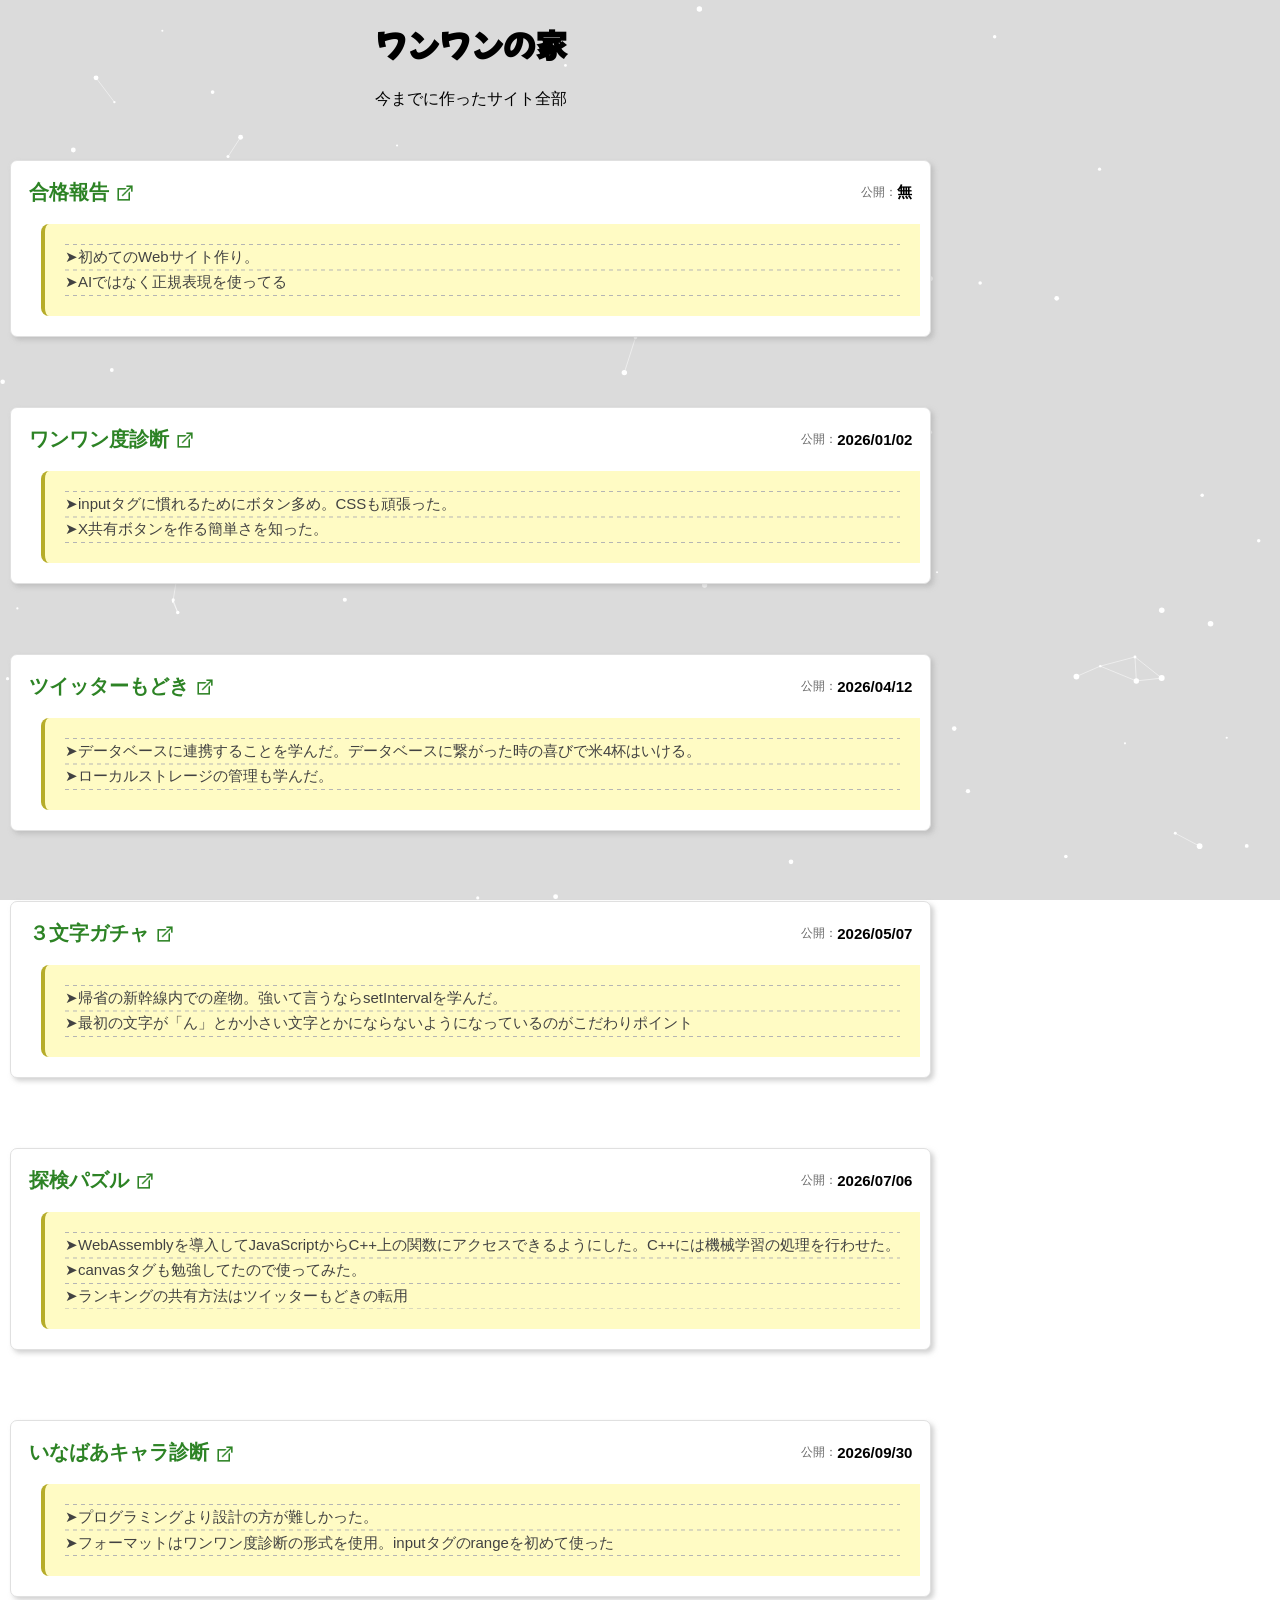
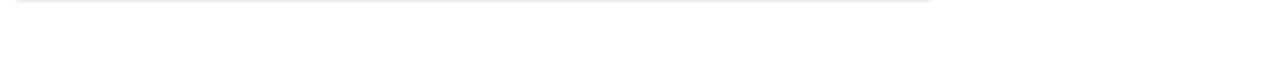
<file: index.html>
<!DOCTYPE html>
<html>
<head>
  <meta charset="utf-8">
  <meta name="viewport" content="width=device-width, initial-scale=1">
  <title>ワンワンの家</title>
  <link rel="stylesheet" href="style.css" type="text/css">
</head>
<body class="marufont">
  <canvas id="background"></canvas>
  <h1 class="title hutofont">ワンワンの家</h1>
  <p class="subtitle">今までに作ったサイト全部</p>
  <div class="sites">
    <div class="links">
      <a href="https://wanwan0923.jp/pass/" target="_blank" rel="noopener">合格報告</a>
      <span class="releaseDate">公開：<span class="detailDate">無</span></span>
    </div>
    <div class="statementBox">
      <div class="statement">➤初めてのWebサイト作り。<br>➤AIではなく正規表現を使ってる</div>
    </div>
  </div>

  <div class="sites">
    <div class="links">
      <a href="https://wanwan0923.jp/wanwan/" target="_blank" rel="noopener">ワンワン度診断</a>
      <span class="releaseDate">公開：<span class="detailDate">2026/01/02</span></span>
    </div>
    <div class="statementBox">
      <div class="statement">➤inputタグに慣れるためにボタン多め。CSSも頑張った。<br>➤X共有ボタンを作る簡単さを知った。</div>
    </div>
  </div>

  <div class="sites">
    <div class="links">
      <a href="https://shijianzongyi-lang.github.io/review/" target="_blank" rel="noopener">ツイッターもどき</a>
      <span class="releaseDate">公開：<span class="detailDate">2026/04/12</span></span>
    </div>
    <div class="statementBox">
      <div class="statement">➤データベースに連携することを学んだ。データベースに繋がった時の喜びで米4杯はいける。<br>➤ローカルストレージの管理も学んだ。</div>
    </div>
  </div>

  <div class="sites">
    <div class="links">
      <a href="https://wanwan0923.jp/gacha/" target="_blank" rel="noopener">３文字ガチャ</a>
      <span class="releaseDate">公開：<span class="detailDate">2026/05/07</span></span>
    </div>
    <div class="statementBox">
      <div class="statement">➤帰省の新幹線内での産物。強いて言うならsetIntervalを学んだ。<br>➤最初の文字が「ん」とか小さい文字とかにならないようになっているのがこだわりポイント</div>
    </div>
  </div>

  <div class="sites">
    <div class="links">
      <a href="https://shijianzongyi-lang.github.io/goal/" target="_blank" rel="noopener">探検パズル</a>
      <span class="releaseDate">公開：<span class="detailDate">2026/07/06</span></span>
    </div>
    <div class="statementBox">
      <div class="statement">➤WebAssemblyを導入してJavaScriptからC++上の関数にアクセスできるようにした。C++には機械学習の処理を行わせた。<br>➤canvasタグも勉強してたので使ってみた。<br>➤ランキングの共有方法はツイッターもどきの転用</div>
    </div>
  </div>

  <div class="sites">
    <div class="links">
      <a href="https://wanwan0923.jp/inabaa/" target="_blank" rel="noopener">いなばあキャラ診断</a>
      <span class="releaseDate">公開：<span class="detailDate">2026/09/30</span></span>
    </div>
    <div class="statementBox">
      <div class="statement">➤プログラミングより設計の方が難しかった。<br>➤フォーマットはワンワン度診断の形式を使用。inputタグのrangeを初めて使った</div>
    </div>
  </div>
  
  <script src="script.js"></script>
</body>
</html>
</file>
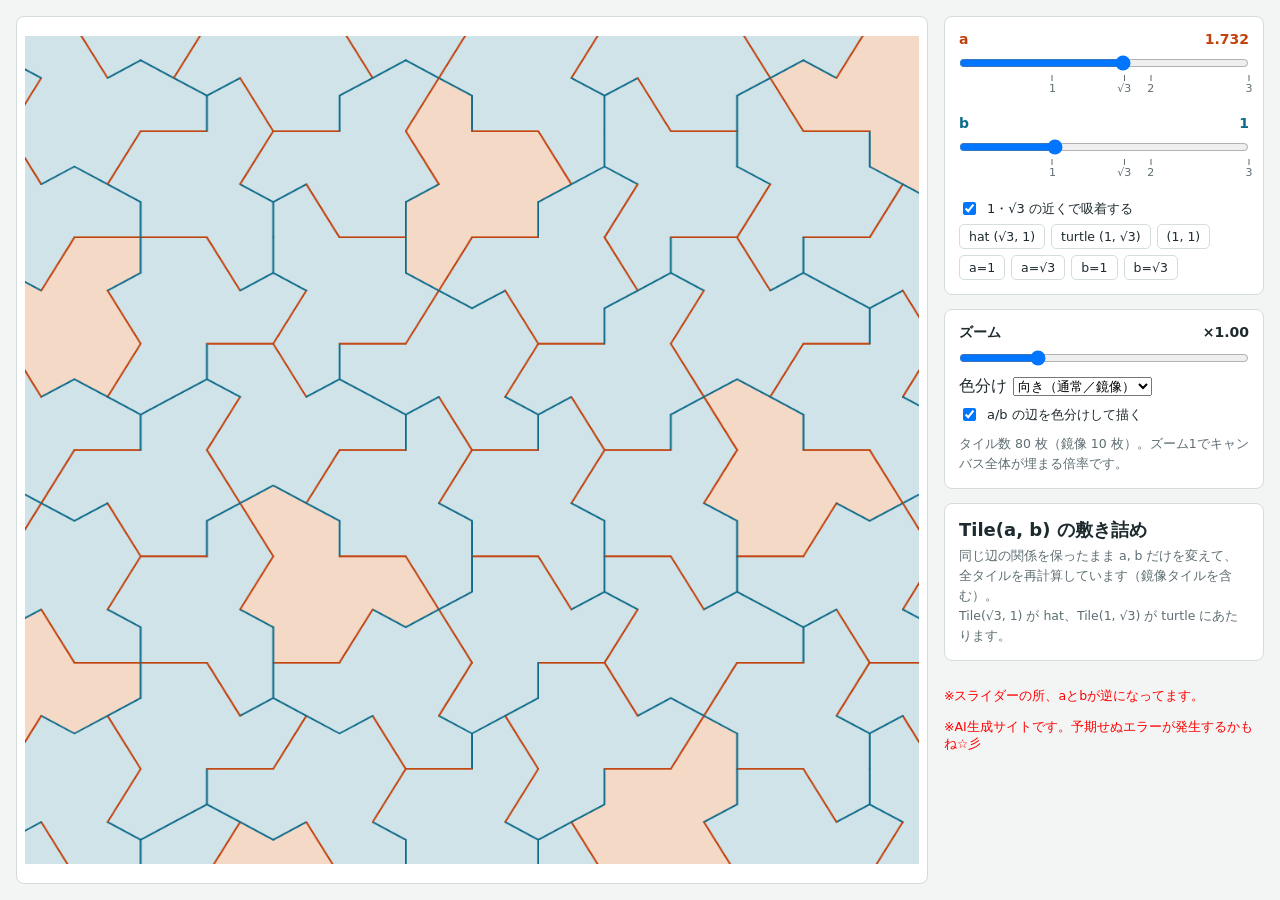
<file: einsteintile/index.html>
<!DOCTYPE html>
<html lang="ja">
<head>
<meta charset="UTF-8">
<meta name="viewport" content="width=device-width, initial-scale=1">
<title>Tile(a, b) 敷き詰め</title>
<style>
  :root{--bg:#f3f5f4;--panel:#fff;--ink:#1d2a2e;--sub:#5d6d72;--line:#d4dcdc;--ca:#c2410c;--cb:#0f6b8a}
  @media (prefers-color-scheme: dark){:root{--bg:#14191b;--panel:#1d2427;--ink:#e6eeee;--sub:#93a4a8;--line:#33403f;--ca:#fb923c;--cb:#5cc3e0}}
  *{box-sizing:border-box}
  body{margin:0;background:var(--bg);color:var(--ink);font-family:"Hiragino Sans","Yu Gothic","Noto Sans JP",system-ui,sans-serif;
    display:grid;grid-template-columns:minmax(0,1fr) 320px;gap:16px;padding:16px;min-height:100vh}
  @media (max-width:820px){body{grid-template-columns:1fr}}
  .stage{background:var(--panel);border:1px solid var(--line);border-radius:8px;padding:8px;display:flex}
  canvas{width:100%;aspect-ratio:1/1;max-height:92vh;display:block;margin:auto}
  .side{display:flex;flex-direction:column;gap:14px}
  .box{background:var(--panel);border:1px solid var(--line);border-radius:8px;padding:14px}
  h1{font-size:18px;margin:0 0 4px}
  p.note{margin:0;font-size:12.5px;color:var(--sub);line-height:1.6}
  .row{margin-bottom:14px}
  .row label{display:flex;justify-content:space-between;font-weight:600;font-size:14px}
  .a label{color:var(--ca)} .b label{color:var(--cb)}
  input[type=range]{width:100%;margin:8px 0 0}
  .ticks{position:relative;height:26px;font-size:11px;color:var(--sub)}
  .ticks i{position:absolute;transform:translateX(-50%);font-style:normal;text-align:center;line-height:1.1}
  .ticks i::before{content:"";display:block;width:1px;height:6px;background:var(--sub);margin:0 auto 2px}
  .btns{display:flex;gap:6px;flex-wrap:wrap;margin-top:6px}
  button{font:inherit;font-size:12.5px;padding:4px 9px;border:1px solid var(--line);background:transparent;color:var(--ink);border-radius:5px;cursor:pointer}
  button:hover{background:var(--bg)}
  button:focus-visible,input:focus-visible,select:focus-visible{outline:2px solid var(--cb);outline-offset:2px}
  .chk{display:flex;align-items:center;gap:8px;font-size:13px;margin-top:8px}
  select{font:inherit;font-size:13px;margin-left:6px}
</style>
</head>
<body>
<div class="stage"><canvas id="cv" width="1000" height="1000"></canvas></div>
<div class="side">
  <div class="box">
    <div class="row a"><label for="sa"><span>a</span><span id="va"></span></label>
      <input type="range" id="sa" min="0.05" max="3" step="0.001" value="1.7320508"><div class="ticks"></div></div>
    <div class="row b"><label for="sb"><span>b</span><span id="vb"></span></label>
      <input type="range" id="sb" min="0.05" max="3" step="0.001" value="1"><div class="ticks"></div></div>
    <label class="chk"><input type="checkbox" id="snap" checked> 1・√3 の近くで吸着する</label>
    <div class="btns">
      <button data-p="1.7320508,1">hat (√3, 1)</button>
      <button data-p="1,1.7320508">turtle (1, √3)</button>
      <button data-p="1,1">(1, 1)</button>
    </div>
    <div class="btns">
      <button data-t="a,1">a=1</button><button data-t="a,s">a=√3</button>
      <button data-t="b,1">b=1</button><button data-t="b,s">b=√3</button>
    </div>
  </div>
  <div class="box">
    <div class="row" style="margin-bottom:6px"><label for="sz"><span>ズーム</span><span id="vz"></span></label>
      <input type="range" id="sz" min="0.3" max="3" step="0.01" value="1"></div>
    <label>色分け<select id="mode">
      <option value="refl">向き（通常／鏡像）</option>
      <option value="rot">回転角</option>
      <option value="one">単色</option></select></label>
    <label class="chk"><input type="checkbox" id="edges" checked> a/b の辺を色分けして描く</label>
    <p class="note" id="info" style="margin-top:10px"></p>
  </div>
  <div class="box">
    <h1>Tile(a, b) の敷き詰め</h1>
    <p class="note">同じ辺の関係を保ったまま a, b だけを変えて、全タイルを再計算しています（鏡像タイルを含む）。<br>Tile(√3, 1) が hat、Tile(1, √3) が turtle にあたります。</p>
  </div>
  <p style="color: red; font-size: 12.5px; margin-bottom: 0">※スライダーの所、aとbが逆になってます。</p>
  <p style="color: red; font-size: 12.5px; margin-top: 0">※AI生成サイトです。予期せぬエラーが発生するかもね☆彡</p>
</div>
<script>
const S3=Math.sqrt(3);
const EDGES=[['a',0],['b',90],['b',150],['a',60],['a',120],['b',210],['b',150],['a',240],['a',180],['b',270],['b',330],['b',330],['b',30],['a',300]];
/* 各タイル: [鏡像(0/1), 回転(30°×k), tA=[x,y], tB=[x,y]]  位置 = a*tA + b*tB */
const PATCH=[[0,0,[0.0,0.0],[0.0,0.0]],[0,4,[0.0,0.0],[0.0,0.0]],[0,6,[-1.0,1.732051],[-3.464102,0.0]],[0,4,[1.5,-0.866025],[0.866025,1.5]],[0,8,[1.5,0.866025],[-0.866025,1.5]],[0,4,[3.0,-1.732051],[1.732051,3.0]],[0,2,[0.5,-2.598076],[2.598076,-1.5]],[0,8,[1.5,2.598076],[-2.598076,1.5]],[0,10,[-1.0,1.732051],[-3.464102,-0.0]],[1,10,[-1.0,-0.0],[-0.0,-3.0]],[0,6,[2.0,-1.732051],[1.732051,-0.0]],[1,2,[0.5,2.598076],[-2.598076,4.5]],[0,0,[-1.5,-2.598076],[0.866025,-4.5]],[0,6,[3.5,0.866025],[0.866025,4.5]],[1,10,[3.5,-0.866025],[4.330127,1.5]],[0,10,[2.0,1.732051],[0.0,3.0]],[0,2,[-1.0,1.732051],[-3.464102,-0.0]],[0,8,[-3.0,1.732051],[-5.196152,-3.0]],[0,4,[-1.5,-0.866025],[-2.598076,-1.5]],[0,8,[0.0,3.464102],[-5.196152,3.0]],[0,4,[0.0,3.464102],[-5.196152,3.0]],[0,0,[3.0,-3.464102],[5.196152,-0.0]],[0,2,[0.5,-4.330127],[4.330127,-1.5]],[0,4,[-0.0,-3.464102],[1.732051,-3.0]],[0,4,[3.0,3.464102],[-1.732051,6.0]],[0,4,[4.5,-0.866025],[4.330127,4.5]],[0,0,[-3.0,-3.464102],[1.732051,-6.0]],[0,2,[-2.5,-2.598076],[-0.866025,-4.5]],[0,4,[3.0,-3.464102],[5.196152,-0.0]],[0,6,[-2.5,2.598076],[-7.794229,-1.5]],[1,0,[-3.0,3.464102],[-5.196152,-0.0]],[1,8,[1.5,-4.330127],[4.330127,-4.5]],[0,10,[3.5,0.866025],[0.866025,4.5]],[0,0,[-4.5,-0.866025],[-2.598076,-4.5]],[0,0,[4.5,-0.866025],[4.330127,4.5]],[0,8,[3.0,3.464102],[-1.732051,6.0]],[0,6,[-2.5,4.330127],[-7.794229,1.5]],[1,6,[-4.0,-1.732051],[-5.196152,-6.0]],[0,10,[-1.0,-5.196152],[3.464102,-6.0]],[0,8,[0.0,5.196152],[-6.928203,3.0]],[0,6,[2.0,5.196152],[-5.196152,6.0]],[0,6,[-1.0,5.196152],[-8.660254,3.0]],[0,2,[-4.0,0.0],[-5.196152,-3.0]],[0,2,[2.0,-5.196152],[6.928203,-3.0]],[0,2,[5.0,-3.464102],[6.928203,3.0]],[0,4,[6.0,-1.732051],[5.196152,6.0]],[0,2,[-1.0,-5.196152],[3.464102,-6.0]],[1,6,[-2.5,-4.330127],[-0.866025,-7.5]],[0,8,[-4.5,-2.598076],[-2.598076,-7.5]],[0,0,[-4.5,-2.598076],[-2.598076,-7.5]],[0,8,[3.0,-3.464102],[5.196152,-0.0]],[0,0,[3.0,3.464102],[-1.732051,6.0]],[0,10,[2.0,-5.196152],[6.928203,-3.0]],[1,4,[4.5,0.866025],[0.866025,7.5]],[0,6,[5.0,3.464102],[0.0,9.0]],[0,6,[0.5,6.062178],[-9.526279,4.5]],[0,8,[-6.0,0.0],[-6.928203,-6.0]],[0,2,[5.0,3.464102],[0.0,9.0]],[0,2,[2.0,5.196152],[-5.196152,6.0]],[0,10,[2.0,5.196152],[-5.196152,6.0]],[0,10,[-5.5,2.598076],[-7.794229,-4.5]],[0,0,[-3.0,-5.196152],[1.732051,-9.0]],[0,8,[-4.5,4.330127],[-9.526279,-1.5]],[0,2,[6.5,-0.866025],[6.062178,7.5]],[0,10,[5.0,1.732051],[3.464102,6.0]],[0,6,[5.0,-3.464102],[6.928203,3.0]],[0,6,[-1.0,-5.196152],[3.464102,-6.0]],[0,0,[-0.0,-6.928203],[6.928203,-6.0]],[0,2,[2.0,-6.928203],[8.660254,-3.0]],[1,0,[0.0,6.928203],[-6.928203,6.0]],[0,2,[6.5,-2.598076],[7.794229,7.5]],[0,10,[5.0,-3.464102],[6.928203,3.0]],[0,2,[-2.5,4.330127],[-7.794229,1.5]],[0,10,[-2.5,6.062178],[-9.526279,1.5]],[0,8,[-3.0,-5.196152],[1.732051,-9.0]],[0,0,[-6.0,0.0],[-6.928203,-6.0]],[0,0,[-6.0,-3.464102],[-1.732051,-9.0]],[0,10,[3.5,-6.062178],[7.794229,-1.5]],[1,4,[4.5,-6.062178],[7.794229,1.5]],[0,2,[5.0,5.196152],[-1.732051,9.0]]];

function baseVertices(a,b){           // 仰角方向に a か b だけ進んで頂点を求める
  const len={a,b}; let x=0,y=0; const v=[[0,0]];
  for(const [k,d] of EDGES){const t=d*Math.PI/180; x+=len[k]*Math.cos(t); y+=len[k]*Math.sin(t); v.push([x,y]);}
  v.pop(); return v;
}
function computeAll(a,b){             // 描画前に全頂点を計算
  const base=baseVertices(a,b);
  return PATCH.map(([refl,k,tA,tB])=>{
    const c=Math.cos(k*Math.PI/6), s=Math.sin(k*Math.PI/6);
    const ox=a*tA[0]+b*tB[0], oy=a*tA[1]+b*tB[1];
    const pts=base.map(([x,y])=>{ if(refl) y=-y; return [c*x-s*y+ox, s*x+c*y+oy]; });
    return {refl,k,pts};
  });
}
/* パッチ外周（隣接タイルを持たない辺）までの最短距離＝原点から見て敷き詰められている半径 */
function coverRadius(tiles){
  const q=p=>Math.round(p[0]*1e4)+','+Math.round(p[1]*1e4);
  const cnt=new Map(), key=(p,e)=>{const A=q(p),B=q(e);return A<B?A+'|'+B:B+'|'+A;};
  for(const t of tiles){const n=t.pts.length;
    for(let i=0;i<n;i++){const k=key(t.pts[i],t.pts[(i+1)%n]); cnt.set(k,(cnt.get(k)||0)+1);}}
  let r=Infinity;
  for(const t of tiles){const n=t.pts.length;
    for(let i=0;i<n;i++){const p=t.pts[i],e=t.pts[(i+1)%n];
      if(cnt.get(key(p,e))===1) r=Math.min(r,Math.hypot(p[0],p[1]),Math.hypot(e[0],e[1]));}}
  return r;
}
const cv=document.getElementById('cv'),ctx=cv.getContext('2d');
const css=n=>getComputedStyle(document.documentElement).getPropertyValue(n).trim();
const $=id=>document.getElementById(id);

function draw(tiles,a,b){
  const W=cv.width,H=cv.height; ctx.clearRect(0,0,W,H);
  const r=coverRadius(tiles);
  const fit=(W/2)*Math.SQRT2/Math.max(r,1e-6);   // キャンバス全体が埋まる倍率
  const sc=fit*(+$('sz').value);
  $('info').textContent=`タイル数 ${tiles.length} 枚（鏡像 ${tiles.filter(t=>t.refl).length} 枚）。ズーム1でキャンバス全体が埋まる倍率です。`;
  const mode=$('mode').value, ed=$('edges').checked;
  const dark=matchMedia('(prefers-color-scheme: dark)').matches;
  const ca=css('--ca'),cb=css('--cb');
  const fillOf=t=>{
    if(mode==='one') return dark?'#2d4a52':'#cfe3e8';
    if(mode==='refl') return t.refl?(dark?'#5a3a2a':'#f4d9c6'):(dark?'#25454f':'#cfe3e8');
    return `hsl(${(t.k*30+(t.refl?15:0))%360} ${dark?35:55}% ${dark?28:84}%)`;
  };
  ctx.lineJoin='round'; ctx.lineCap='round';
  const T=p=>[W/2+p[0]*sc, H/2-p[1]*sc];
  for(const t of tiles){
    ctx.beginPath(); t.pts.forEach((p,i)=>{const [x,y]=T(p); i?ctx.lineTo(x,y):ctx.moveTo(x,y);}); ctx.closePath();
    ctx.fillStyle=fillOf(t); ctx.fill();
  }
  ctx.lineWidth=Math.max(1,Math.min(3,sc*0.04));
  for(const t of tiles){
    const n=t.pts.length;
    for(let i=0;i<n;i++){
      const [x1,y1]=T(t.pts[i]),[x2,y2]=T(t.pts[(i+1)%n]);
      ctx.strokeStyle=ed?(EDGES[t.refl?(i+n-0)%n:i][0]==='a'?ca:cb):css('--ink');
      ctx.beginPath(); ctx.moveTo(x1,y1); ctx.lineTo(x2,y2); ctx.stroke();
    }
  }
}
function update(){
  const a=+$('sa').value,b=+$('sb').value;
  const f=x=>Math.abs(x-S3)<1e-9?'√3':Math.abs(x-1)<1e-9?'1':x.toFixed(3);
  $('va').textContent=f(a); $('vb').textContent=f(b); $('vz').textContent='×'+(+$('sz').value).toFixed(2);
  draw(computeAll(a,b),a,b);
}
const SNAP=[1,S3],R=0.03;
const snapV=v=>{ if($('snap').checked) for(const t of SNAP) if(Math.abs(v-t)<R) return t; return v; };
document.querySelectorAll('.ticks').forEach(t=>[[1,'1'],[S3,'√3'],[2,'2'],[3,'3']].forEach(([v,l])=>{
  const i=document.createElement('i'); i.textContent=l; i.style.left=((v-0.05)/2.95*100)+'%'; t.appendChild(i);}));
['sa','sb'].forEach(id=>$(id).addEventListener('input',()=>{$(id).value=snapV(+$(id).value);update();}));
['sz','mode','edges','snap'].forEach(id=>$(id).addEventListener('input',update));
document.querySelectorAll('button[data-p]').forEach(btn=>btn.addEventListener('click',()=>{
  const [a,b]=btn.dataset.p.split(',').map(Number); $('sa').value=a;$('sb').value=b;update();}));
document.querySelectorAll('button[data-t]').forEach(btn=>btn.addEventListener('click',()=>{
  const [w,t]=btn.dataset.t.split(','); $(w==='a'?'sa':'sb').value=(t==='s'?S3:1); update();}));
update();
</script>
</body>
</html>
</file>
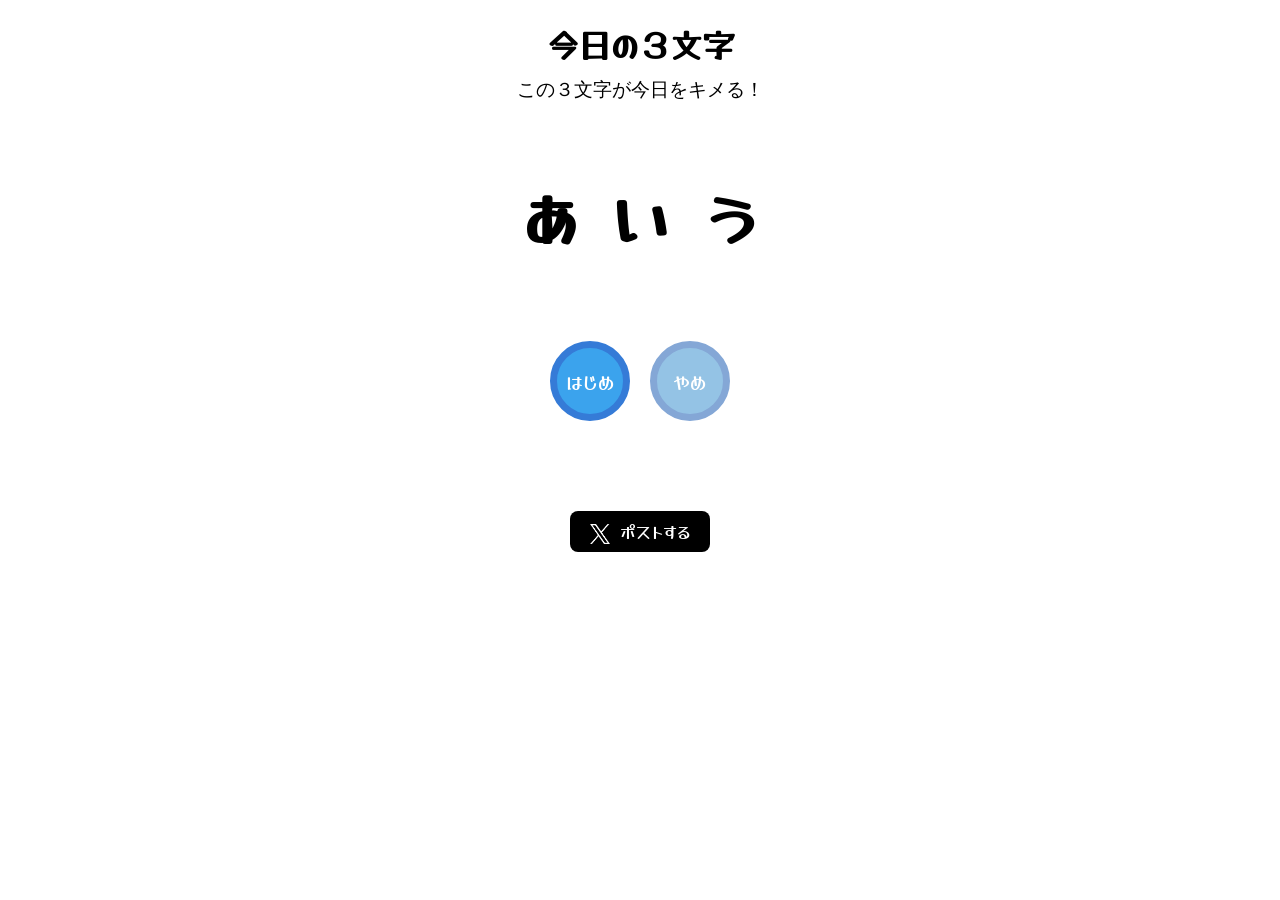
<file: gacha/index.html>
<!DOCTYPE html>
<html>
<head>
  <meta charset="utf-8">
  <meta name="viewport" content="width=device-width, initial-scale=1">
  <title>今日の３文字</title>
  <link rel="icon" href="a.png" type="image/x-icon">
  <link rel="stylesheet" href="style.css" type="text/css">
  <style>
    
  </style>
</head>
<body class="yusei-magic-regular">
  <h1>今日の３文字</h1>
  <p class="center kosugi-maru-regular">この３文字が今日をキメる！</p>
  
  <div id="figures">
    <div id="first" class="moji">あ</div>
    <div id="second" class="moji">い</div>
    <div id="third" class="moji">う</div>
  </div>
  
  <div class="center">
    <button id="start" class="livebtn yusei-magic-regular">はじめ</button><button id="stop" class="livebtn disabledbtn yusei-magic-regular">やめ</button>
  </div>
  
  <div style="text-align: center">
    <a
	    id="js-share-twitter"
	    class="share_button"
	    href=""
  	  target="_blank"
      rel="nofollow noopener noreferrer"
	  ><img src="logo-white.png" alt="" class="image">ポストする</a>
  </div>

  <script src="script.js"></script>
</body>
</html>
</file>
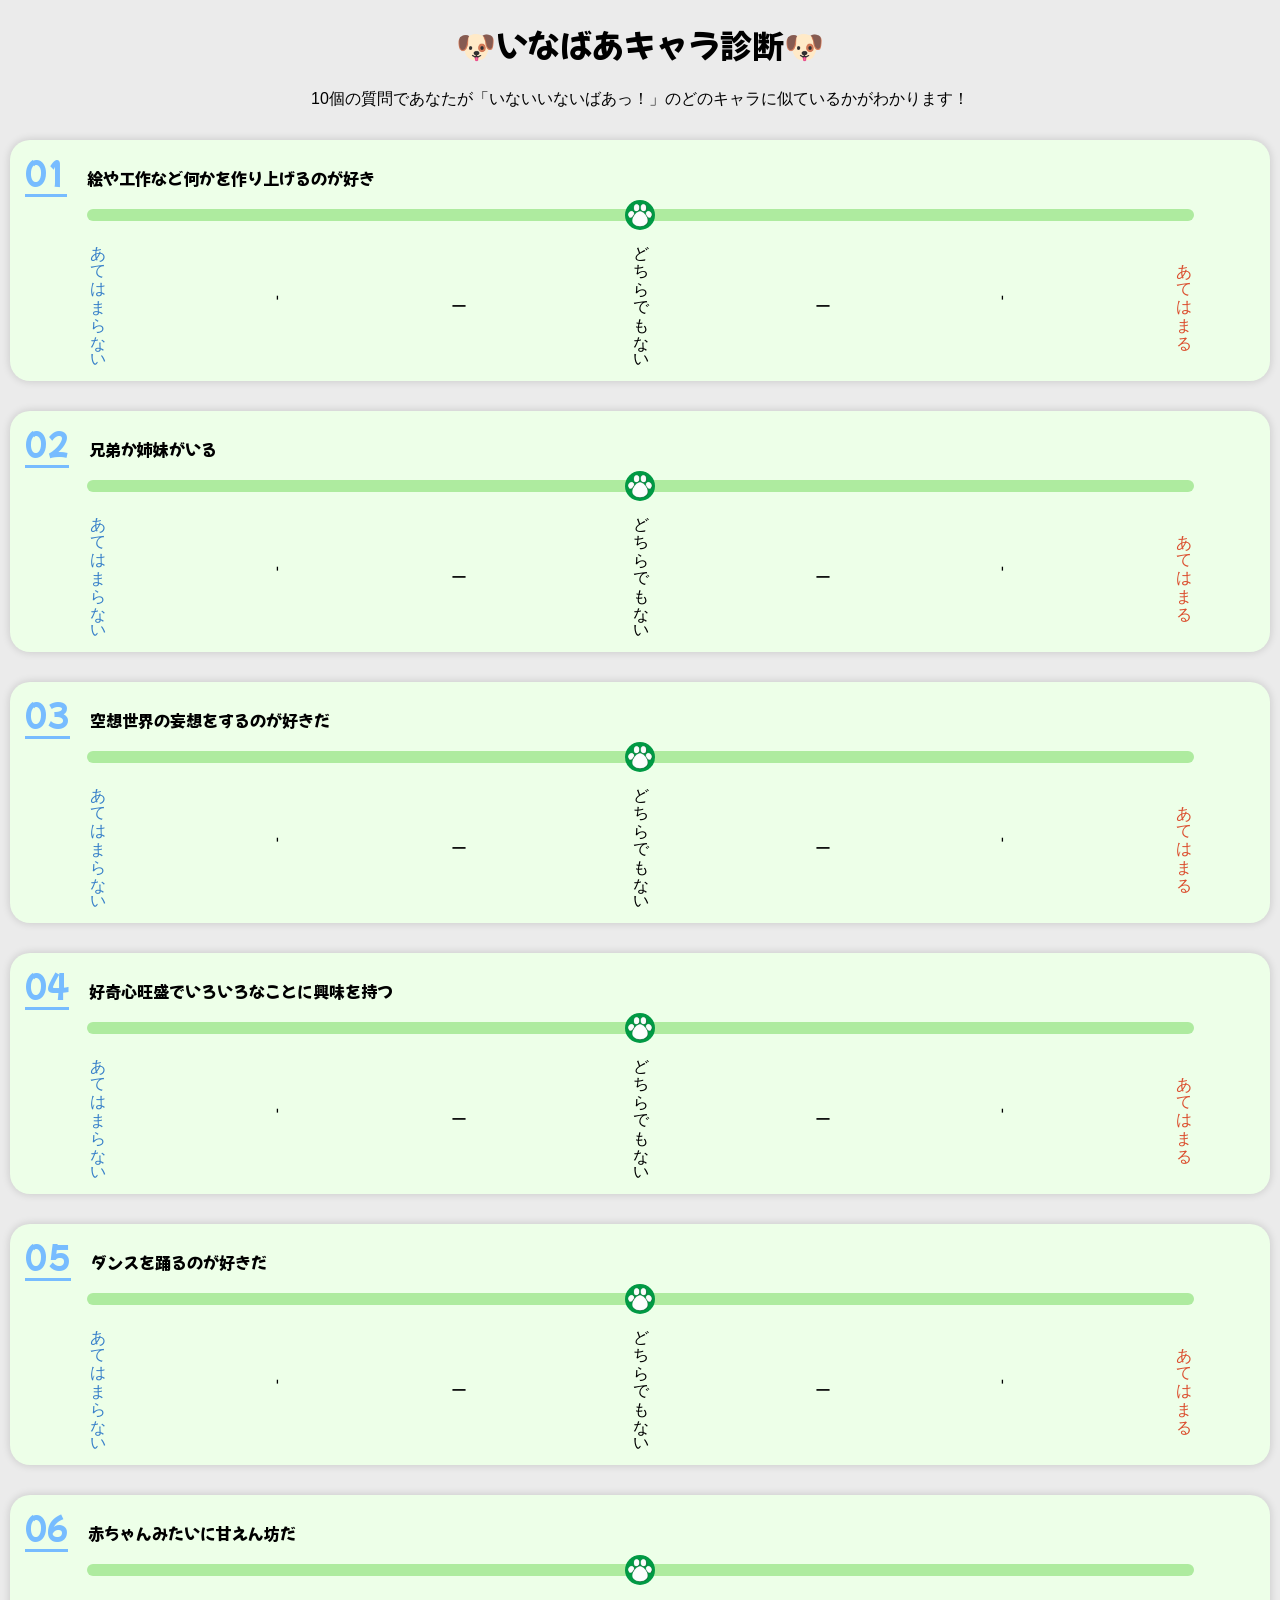
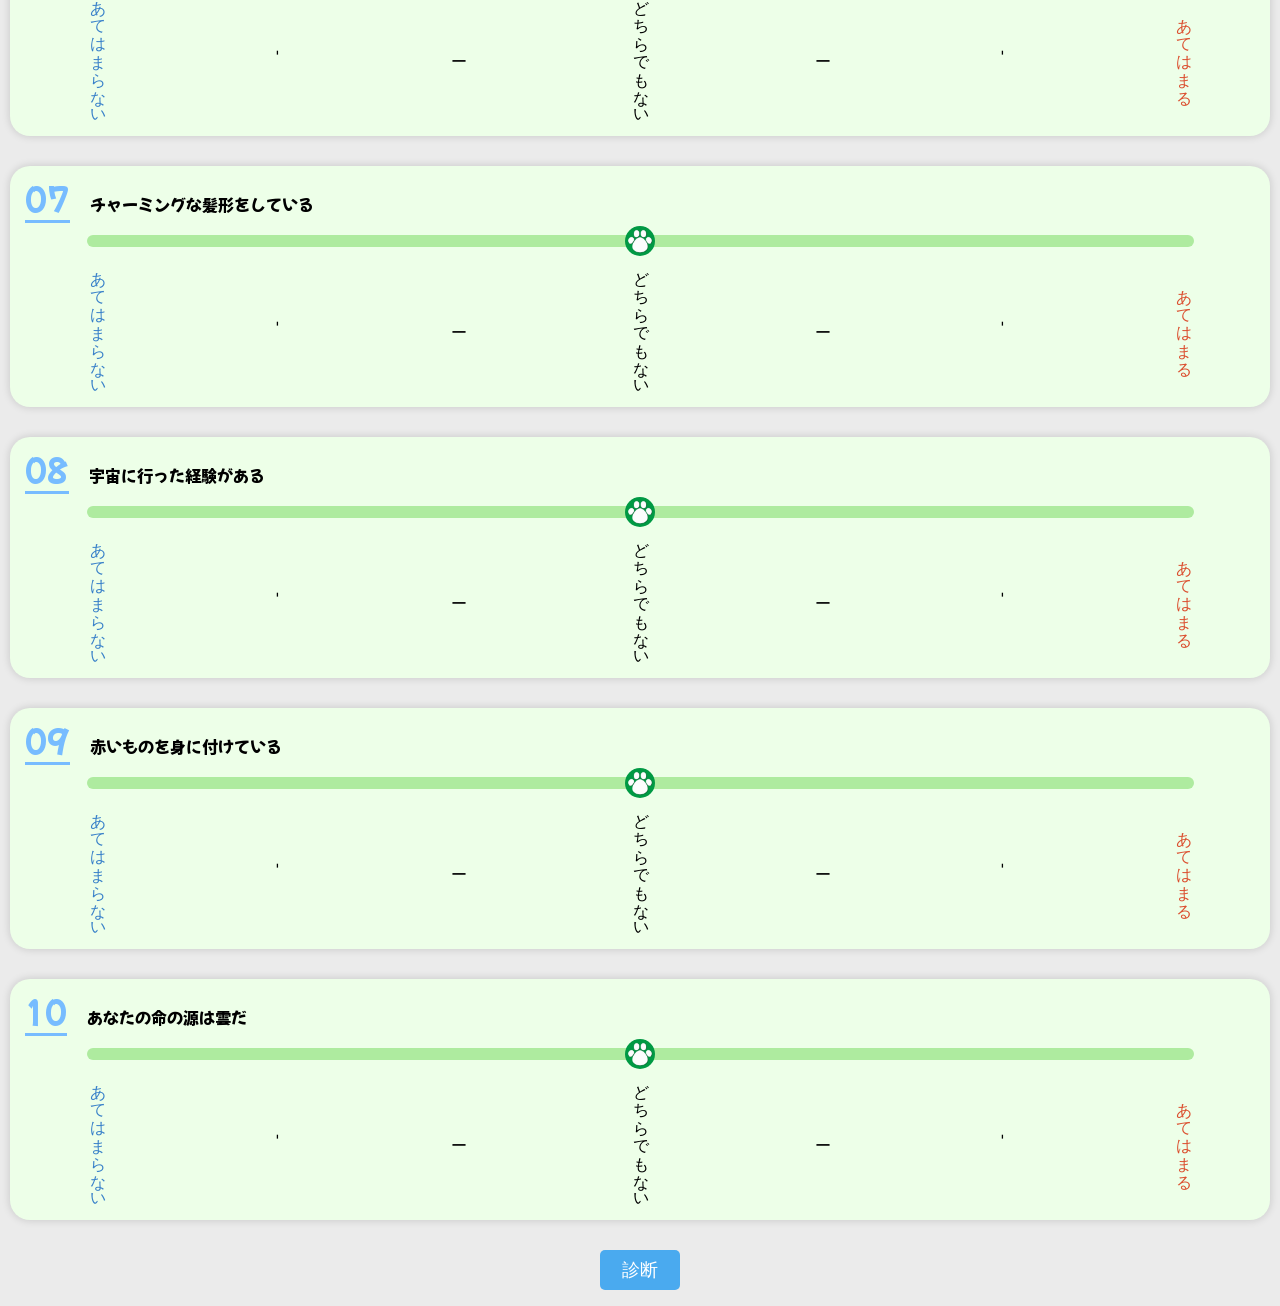
<file: inabaa/index.html>
<!DOCTYPE html>
<html>
<head>
  <meta charset="utf-8">
  <meta name="viewport" content="width=device-width, initial-scale=1">
  <title>いなばあキャラ診断</title>
  <link rel="stylesheet" href="style.css" type="text/css">
</head>
<body class="maruFont">
  <h1 class="popFont queMargin">🐶いなばあキャラ診断🐶</h1>
  <p class="maruFont" style="text-align: center" id="intro">10個の質問であなたが「いないいないばあっ！」のどのキャラに似ているかがわかります！</p>

  <div id="quest1">
    <div class="sample_text24 popFont" data-number="01" id="statement1"></div>
  </div>
  
  <div id="quest2">
    <div class="sample_text24 popFont" data-number="02" id="statement2"></div>
  </div>
    
  <div id="quest3">
    <div class="sample_text24 popFont" data-number="03" id="statement3"></div>
  </div>
    
  <div id="quest4">
    <div class="sample_text24 popFont" data-number="04" id="statement4"></div>
  </div>

  <div id="quest5">
    <div class="sample_text24 popFont" data-number="05" id="statement5"></div>
  </div>

  <div id="quest6">
    <div class="sample_text24 popFont" data-number="06" id="statement6"></div>
  </div>

  <div id="quest7">
    <div class="sample_text24 popFont" data-number="07" id="statement7"></div>
  </div>

  <div id="quest8">
    <div class="sample_text24 popFont" data-number="08" id="statement8"></div>
  </div>

  <div id="quest9">
    <div class="sample_text24 popFont" data-number="09" id="statement9"></div>
  </div>

  <div id="quest10">
    <div class="sample_text24 popFont" data-number="10" id="statement10"></div>
  </div>

  <p style="text-align: center;" id="judgebtn">
    <button class="button1 maruFont">診断</button>
  </p>

  <!--診断結果-->
  <div id="result" class="nondisplay">
    
    <div class="mainresult">
      <div class="hero-body">
        <div class="avatar" id="avatarimg">
          <img src="none.png" width="100%" height="100%">
        </div>
        <div class="hero-text">
          <p class="name" id="character_name">春風 はるか</p>
          <p class="nickname" id="character_explain">２０年間出演の大御所</p>
          <p class="hero-percent"><span id="character_rate">92</span><span class="spansmall">% 一致</span></p>
        </div>
      </div>
      <p class="hero-note"  id="character_comment">あなたに似ているキャラクターはいないいないばあっ！の中にはいません。これは悪いことではありません。この地球には８０億人以上の人間がいてそれぞれキャラを持っています。あなたがいないいないばあっ！に登場するどのキャラクターにも似ていないなんて地球規模でみたら当たり前のことです。その個性を大切にこれからも生きてください。あと、適当に全部「あてはまらない」にしないでちゃんと答えてください。</p>
    </div>

    <p class="list-heading">他キャラクターとの類似度</p>
    <div class="results" role="list" id="otherList"></div>

    <div class="buttons">
      <a
	      id="js-share-twitter"
	      class="share_button share_twitter maruFont flex textLeft"
	      href=""
    	  target="_blank"
	      rel="nofollow noopener noreferrer"
	    ><img src="logo-white.png" alt="" class="image">ポストする</a>
      <p style="text-align: center;" id="btn2" class="textLeft">
        <button class="button2 maruFont">もう一度診断する</button>
      </p>
    </div>
  </div>

  <script src="script.js"></script>
</body>
</html>
</file>
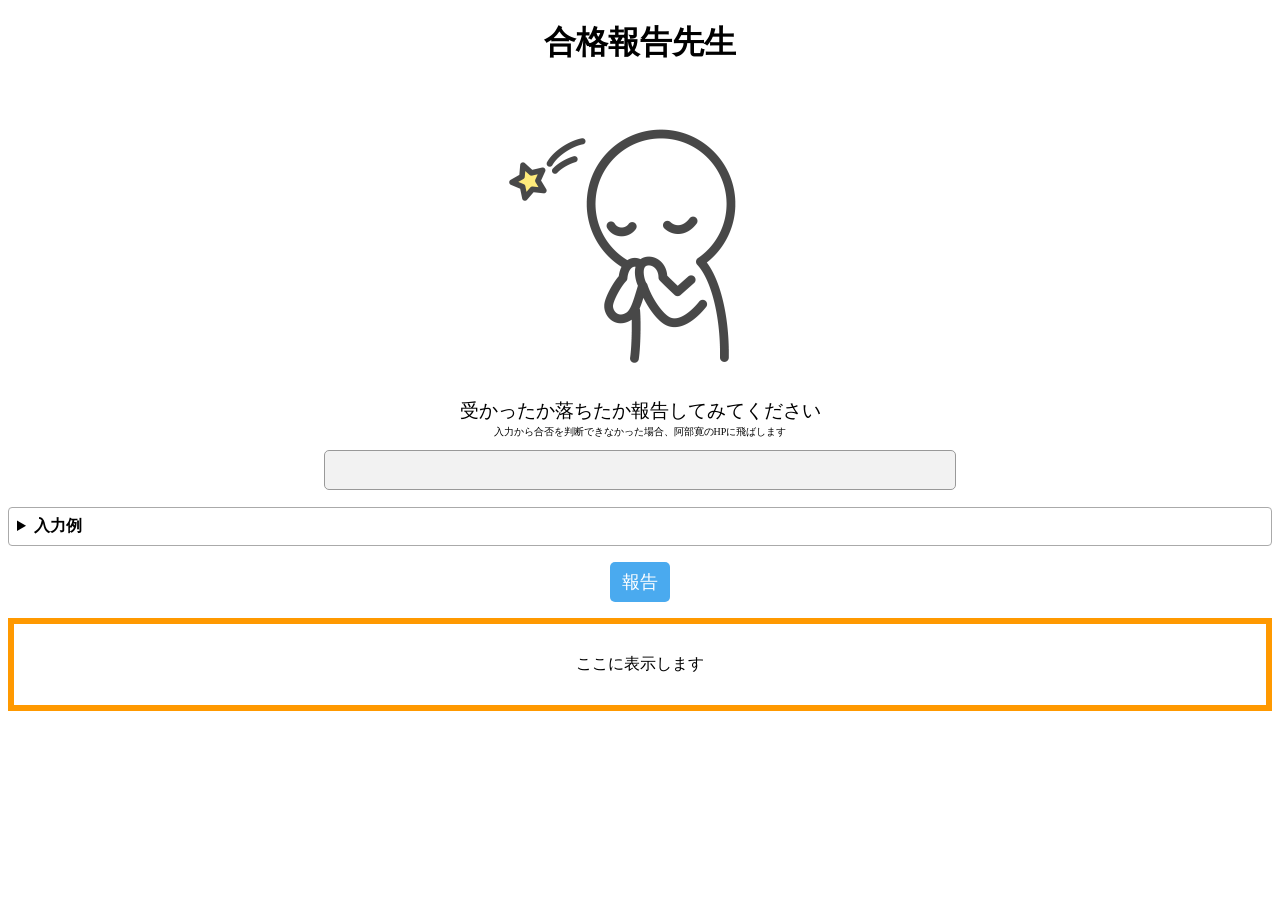
<file: pass/index.html>
<!DOCTYPE html>
<html>
<head>
  <meta charset="utf-8">
  <meta name="viewport" content="width=device-width, initial-scale=1">
  <title>合格報告</title>
  <style>
    h1 {
      text-align: center;
    }
    .center {
      text-align: center;
    }
    .px1 {
      font-size:120%;
      line-height:2px;
      font-family: 'Arial';
    }
    .px2 {
      font-size: 10px;
      line-height:2px;
    }
    .txt{
    display: inline-block;
    width: 50%;
    height: 40px;
    padding: 0.3em;
    border: 1px solid #999;
    box-sizing: border-box;
    background: #f2f2f2;
    margin: 1px 0px 1px 0px;
    font-size: 20px;
    border-radius: 5px;
    }

    details {
      border: 1px solid #aaaaaa;
      border-radius: 4px;
      padding: 0.5em 0.5em 0;
    }
    summary {
      font-weight: bold;
      margin: -0.5em -0.5em 0;
      padding: 0.5em;
    }
    details[open] {
      padding: 0.5em;
    }
    details[open] summary {
      border-bottom: 1px solid #aaaaaa;
      margin-bottom: 0.5em;
    }

    #output {
      border: solid 6px rgb(255, 153, 0);
      padding: 30px 10px;
    }
    button {
      width: 60px;
      height: 40px;
      font-size: 18px;
      border: 0px solid #999;
      border-radius: 5px;
      color: #ffffff;
      background:rgb(74, 170, 239)
    }
    form p {
      margin-top: 0
    }
  </style>
</head>
<body>
  <h1>合格報告先生</h1>
  <div style="text-align: center;">
    <img src="wish.jpg" alt="願う人" width="400" height="300">
  </div>
  <p class="center px1">
    <label for="textInput">受かったか落ちたか報告してみてください</label>
  </p>
  <p class="center px2">入力から合否を判断できなかった場合、阿部寛のHPに飛ばします</p>
  <p class="center">
    <input id="textInput" type="text" class="txt">
  </p>
  <details>
    <summary>入力例</summary>
    ・受かりました　・合格しました　・受かったー　・受かりませんでした　・不合格でした　・落ちました　・受かんなかった。
  </details>
  <p class="center">
    <button>報告</button>
  </p>
  </tr>

  <p id="output" class="center">ここに表示します</p>

<!--
  <form>
    <p>form要素</p>
    <label>入力 <input name="formInput"></label>
    <button type="submit">Submit</button>
  </form>
-->

  <script src="script.js"></script>
</body>
</html>
</file>
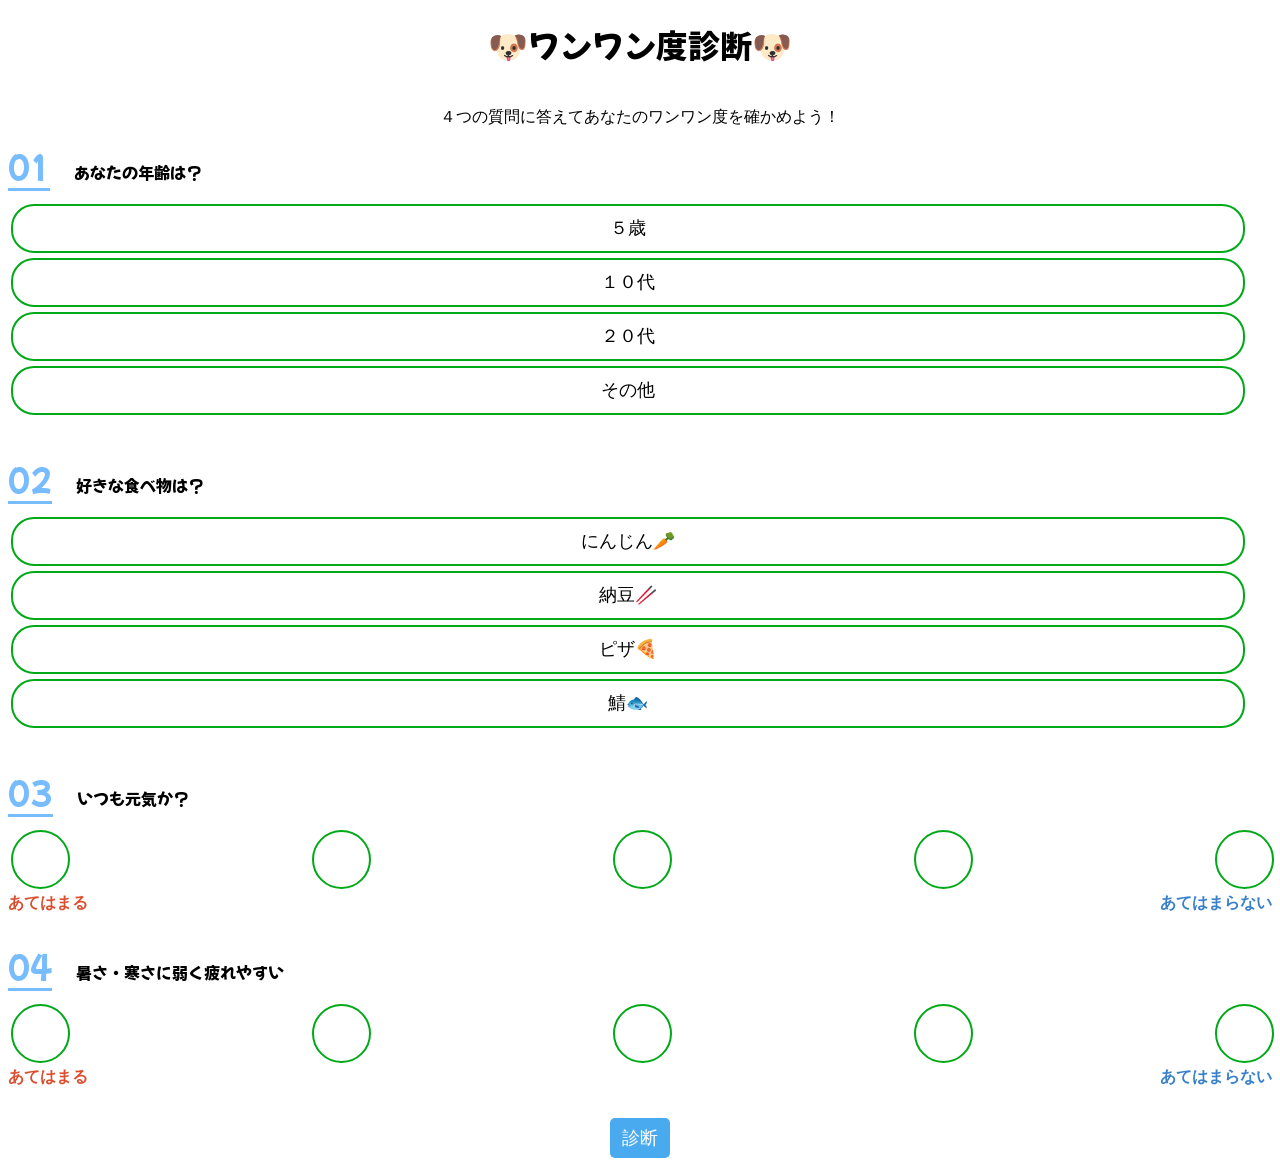
<file: wanwan/index.html>
<!DOCTYPE html>
<html>
<head>
  <meta charset="utf-8">
  <meta name="viewport" content="width=device-width, initial-scale=1">
  <title>ワンワン度診断</title>
  <style>
    @import url('https://fonts.googleapis.com/css2?family=Mochiy+Pop+One&display=swap');
    @import url('https://fonts.googleapis.com/css2?family=Kosugi+Maru&family=Mochiy+Pop+One&display=swap');
    h1 {
      text-align: center;
    }
    input[type=radio] {
      display: none;
    }
    input[name="quest1"]:checked + label {
      background-color: #00a917;
      color: #ffffff;
    }
    input[name="quest2"]:checked + label {
      background-color: #00a917;
      color: #ffffff;
    }
    input[name="quest3"]:checked + label {
      /*color: #ffffff;*/
      background-image: none, url(pawpads.jpg);
      background-size: auto, 100%
    }
    input[name="quest4"]:checked + label {
      /*color: #ffffff;*/
      background-image: none, url(pawpads.jpg);
      background-size: auto, 100%
    }
    .popFont {
      font-family: "Mochiy Pop One", sans-serif;
      font-weight: 400;
      font-style: normal;
    }
    .maruFont {
      font-family: "Kosugi Maru", sans-serif;
      font-weight: 400;
      font-style: normal;
    }
    .textWeight {
      font-weight: bold;
      margin-bottom: 30px
    }
    .sample_text24 {
      position: relative;
      /*font-weight: bold; */
      margin: 0 auto 10px;
    }
    .sample_text24::before {
      content: attr(data-number);
      display: inline-block;
      margin-right: 20px;
      color: #77bcff;
      font-size: 30px;
      border-bottom: 3px solid #77bcff;
    }
    .circles {
      flex: 0 0 100%;
      display: flex;
      align-items: center;
      justify-content: space-between;
      margin-bottom: 6px
    }
    .label {
      display: block; /* ブロックレベル要素化する */
      float: left; /* 要素の左寄せ・回り込を指定する */
      margin: 3px; /* ボックス外側の余白を指定する */
      width: 100%; /* ボックスの横幅を指定する*/
      height: 45px; /* ボックスの高さを指定する */
      padding-left: 2px; /* ボックス内左側の余白を指定する */
      padding-right: 2px; /* ボックス内御右側の余白を指定する */
      color: #000000; /* フォントの色を指定 */
      font-size: 18px;
      text-align: center; /* テキストのセンタリングを指定する */
      line-height: 45px; /* 行の高さを指定する */
      border: 2px solid #00a917;/* ボックスの境界線を実線で指定する */
      border-radius: 23px; /* 角丸を指定する */
    }
    .label2 {
      display: block; /* ブロックレベル要素化する */
      float: left; /* 要素の左寄せ・回り込を指定する */
      margin: 3px; /* ボックス外側の余白を指定する */
      width: 51px; /* ボックスの横幅を指定する*/
      height: 55px; /* ボックスの高さを指定する */
      padding: 0 2px 0 2px; /* ボックス内(上・右・下・左)の余白を指定する */
      color: #000000; /* フォントの色を指定 */
      font-size: 18px;
      text-align: center; /* テキストのセンタリングを指定する */
      line-height: 45px; /* 行の高さを指定する */
      border: 2px solid #00a917;/* ボックスの境界線を実線で指定する */
      border-radius: 30px; /* 角丸を指定する */
    }
    .center {
      width: 97%;
      height: 50px;
      display: inline-block;
    }
    .center2 {
      width: 60px;
      height: 60px;
      display: inline-block;
    }
    .queMargin{
      margin-bottom: 40px
    }
    .textLeft {
      float: left;
      color: #db4f2f;
    }
    .textRight {
      text-align: right;
      color: #3880c9;
    }
    .button1 {
      width: 60px;
      height: 40px;
      font-size: 18px;
      border: 0px solid #999;
      border-radius: 5px;
      color: #ffffff;
      background:rgb(74, 170, 239)
    }
    .button2 {
      width: 170px;
      height: 40px;
      font-size: 18px;
      border: 0px solid #999;
      border-radius: 8px;
      color: #ffffff;
      background:rgb(23, 172, 60)
    }
    .nondisplay {
      display: none;
    }
    .resultDisplay {
      text-align: center;
      margin: 40px 0 40px 0;
    }
    .output {
      padding: 20px 0px 10px 0px;
      font-size: 60px;
      color: #77bcff;
    }
    .underLine {
      background-image: linear-gradient(to bottom, transparent 90%, #77bcff 90%);
    }
    .share_button {
	    display: inline-block;
      margin: 16px 20px;
      height: 25px;
    	padding: 8px 15px;
	    border-radius: 8px;
	    color: #fff;
	    background-color: #333;
	    text-decoration: none;
	    transition: 0.4s;
      background-color: #000000;
      width: 110px; /*ボタン横幅指定*/
    }
    .flex {
      display: flex; /*横並び*/
      align-items: center;
    }
    .flex .image {
      height: 20px; /*画像サイズ指定*/
      width: 20px; /*画像サイズ指定*/
      margin: 0 10px 0 0; /*画像外側余白指定*/
      padding: 0;
      overflow: hidden;
      position: relative;
    }
    .buttons {
      display: flex;
      justify-content: center;
    }
  </style>
</head>
<body>
  <h1 class="popFont queMargin">🐶ワンワン度診断🐶</h1>
  <p class="maruFont" style="text-align: center">４つの質問に答えてあなたのワンワン度を確かめよう！</p>
  <div class="sample_text24 popFont" data-number="01">
    あなたの年齢は？
  </div>
  <div class="maruFont queMargin">
    <div class="center">
      <input type="radio" name="quest1" value="a" id="q11"/>
      <label for="q11" class="label maruFont">５歳</label>
    </div>
    <div class="center">
      <input type="radio" name="quest1" value="b" id="q12"/>
      <label for="q12" class="label">１０代</label>
    </div>
    <div class="center">
      <input type="radio" name="quest1" value="c" id="q13"/>
      <label for="q13" class="label">２０代</label>
    </div>
    <div class="center">
      <input type="radio" name="quest1" value="d" id="q14"/>
      <label for="q14" class="label">その他</label>
    </div>
  </div>

  <div class="sample_text24 popFont" data-number="02">
    好きな食べ物は？
  </div>
  <div class="maruFont queMargin">
    <div class="center">
      <input type="radio" name="quest2" value="e" id="q21"/>
      <label for="q21" class="label">にんじん🥕</label>
    </div>
    <div class="center">
      <input type="radio" name="quest2" value="f" id="q22"/>
      <label for="q22" class="label">納豆🥢</label>
    </div>
    <div class="center">
      <input type="radio" name="quest2" value="g" id="q23"/>
      <label for="q23" class="label">ピザ🍕</label>
    </div>
    <div class="center">
      <input type="radio" name="quest2" value="h" id="q24"/>
      <label for="q24" class="label">鯖🐟</label>
    </div>
  </div>

  <div class="sample_text24 popFont" data-number="03">
    いつも元気か？
  </div>
  <div class="circles">
    <div class="center2">
      <input type="radio" name="quest3" value="i" id="q31"/>
      <label for="q31" class="label2"></label>
    </div>
    <div class="center2">
      <input type="radio" name="quest3" value="j" id="q32"/>
      <label for="q32" class="label2"></label>
    </div>
    <div class="center2">
      <input type="radio" name="quest3" value="k" id="q33"/>
      <label for="q33" class="label2"></label>
    </div>
    <div class="center2">
      <input type="radio" name="quest3" value="l" id="q34"/>
      <label for="q34" class="label2"></label>
    </div>
    <div class="center2">
      <input type="radio" name="quest3" value="m" id="q35"/>
      <label for="q35" class="label2"></label>
    </div>
  </div>
  <div class="maruFont textWeight">
    <div class="textLeft">あてはまる</div><div class="textRight">あてはまらない</div>
  </div>

  <div class="sample_text24 popFont" data-number="04">
    暑さ・寒さに弱く疲れやすい
  </div>
  <div class="circles">
    <div class="center2">
      <input type="radio" name="quest4" value="n" id="q41"/>
      <label for="q41" class="label2"></label>
    </div>
    <div class="center2">
      <input type="radio" name="quest4" value="o" id="q42"/>
      <label for="q42" class="label2"></label>
    </div>
    <div class="center2">
      <input type="radio" name="quest4" value="p" id="q43"/>
      <label for="q43" class="label2"></label>
    </div>
    <div class="center2">
      <input type="radio" name="quest4" value="q" id="q44"/>
      <label for="q44" class="label2"></label>
    </div>
    <div class="center2">
      <input type="radio" name="quest4" value="r" id="q45"/>
      <label for="q45" class="label2"></label>
    </div>
  </div>
  <div class="maruFont textWeight">
    <div class="textLeft">あてはまる</div><div class="textRight">あてはまらない</div>
  </div>

  <p style="text-align: center;" id="btn">
    <button class="button1 maruFont">診断</button>
  </p>

  <!--診断結果-->
  <div class="nondisplay" id="result">
    <p class="resultDisplay maruFont">あなたのワンワン度は...<b id="output" class="counter output underLine">0</b><b class="output underLine">％</b></p>
    <div class="buttons">
      <a
	      id="js-share-twitter"
	      class="share_button share_twitter maruFont flex textLeft"
	      href=""
    	  target="_blank"
	      rel="nofollow noopener noreferrer"
	    ><img src="logo-white.png" alt="" class="image">ポストする</a>
      <p style="text-align: center;" id="btn2" class="textLeft">
        <button class="button2 maruFont">もう一度診断する</button>
      </p>
    </div>
  </div>

  <script src="script.js"></script>
</body>
</html>
</file>
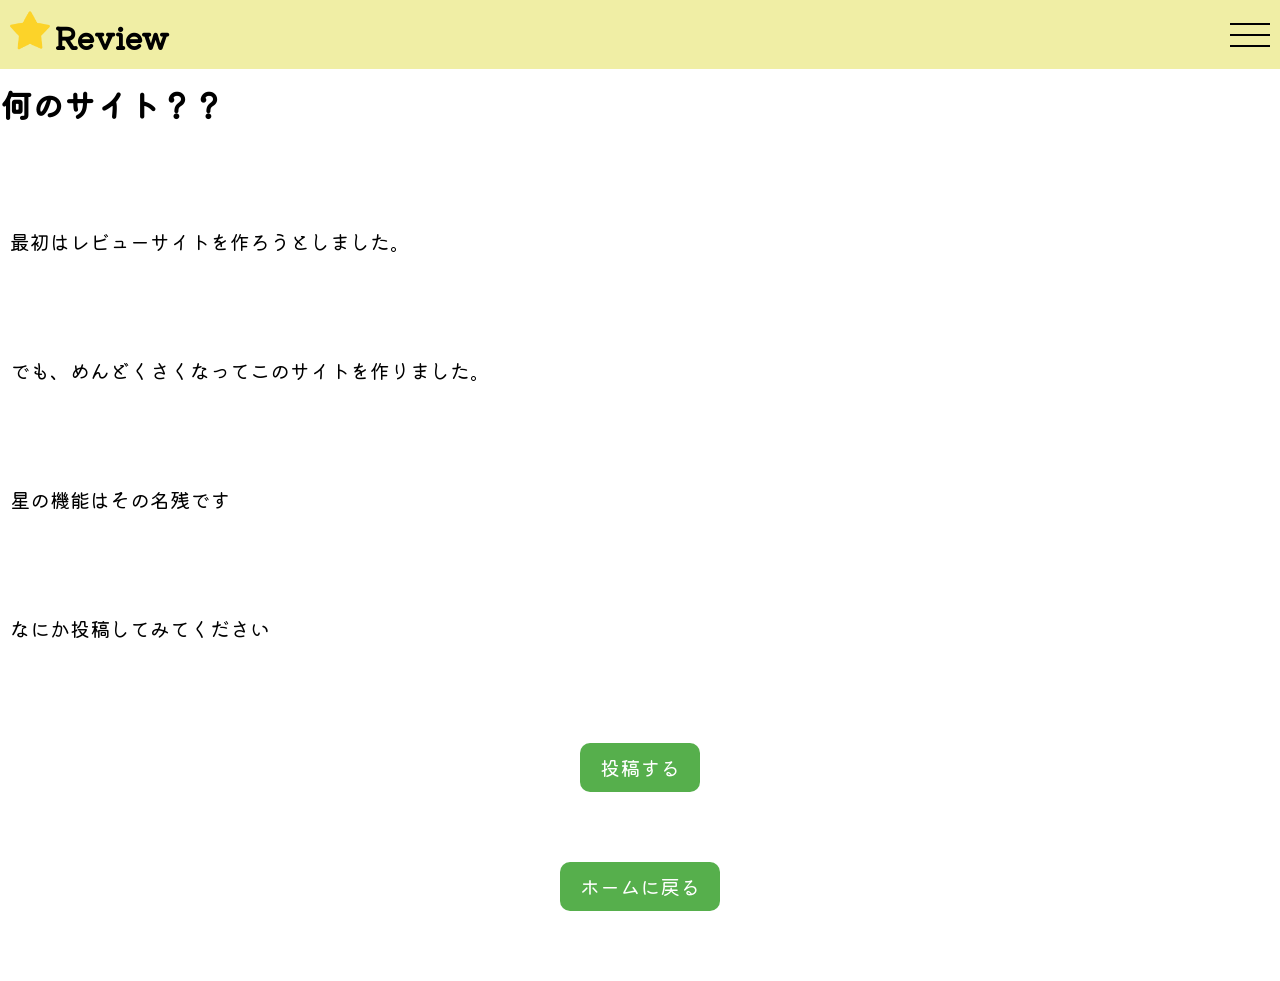
<file: TureZure/index2.html>
<!DOCTYPE html>
<html>
<head>
  <meta charset="utf-8">
  <meta name="viewport" content="width=device-width, initial-scale=1">
  <title>口コミ</title>
  <link rel="icon" href="rated.png" type="image/x-icon">
  <link rel="stylesheet" href="style.css" type="text/css">
</head>
<style>
  p {
    margin: 100px 10px;
    font-size: 20px;
  }
  .pagohome {
    /*display: flex;
    justify-content: center;
    align-items: center;
    margin: 50px auto;
    width: 150px;
    height: 40px;
    border: solid;
    border-radius: 10px;*/
    text-align: center;         /* 中央揃え */
    margin-top: 70px;
    margin-bottom: 70px;
  }
  .gohome {
    display: inline-block;      /* ボタン化の基本 */
    padding: 10px 20px;         /* 余白でボタンらしさを出す */
    background-color: #56af4c;  /* 好きな色に変更可 */
    color: white;               /* 文字色 */
    text-decoration: none;      /* 下線を消す */
    border-radius: 10px;        /* 角を丸くする */
    font-size: 20px;
  }
</style>
<nav class="open_menu">
  <div class="menu1"><a class="menu11" href="index2.html">ー 何のサイト？？ ー</a></div>
  <div class="menu2"><a class="menu11" href="index3.html">ー 投稿する ー</a></div>
  <div class="menu2"><a class="menu11" href="index4.html">ー 設定 ー</a></div>
</nav>
<header>
  <div class="header_background">
      <div class="header_container">
        <div class="header_navbar">
          <div class="logo">
            <a class="logo_item" href="index.html">
              <img src="rated.png" class="headStar">
              <text class="headText">Review</text>
            </a>
          </div>
          <a class="header_line">
            <span class="line-item line-item--top"></span>
            <span class="line-item line-item--middle"></span>
            <span class="line-item line-item--bottom"></span>
          </a>
        </div>
      </div>
    </div>
</header>
<body>
  <h1>何のサイト？？</h1>
  <p>最初はレビューサイトを作ろうとしました。</p>
  <p>でも、めんどくさくなってこのサイトを作りました。</p>
  <p>星の機能はその名残です</p>
  <p>なにか投稿してみてください</p>
  <div class="pagohome"><a class="gohome" href="index3.html">投稿する</a></div>
  <div class="pagohome"><a class="gohome" href="index.html">ホームに戻る</a></div>
  <script src="script2.js"></script>
</body>
</html>
</file>
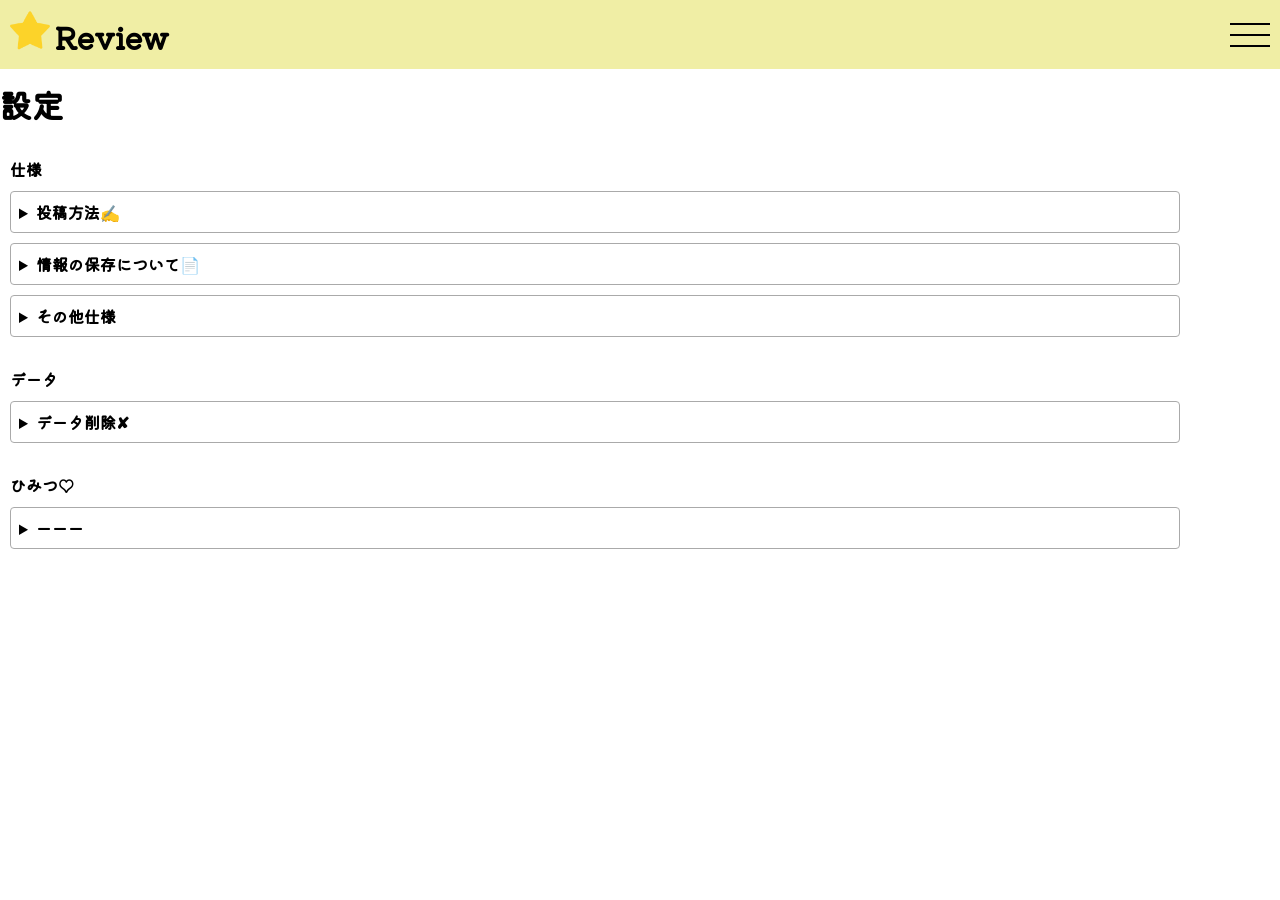
<file: TureZure/index4.html>
<!DOCTYPE html>
<html>
<head>
  <meta charset="utf-8">
  <meta name="viewport" content="width=device-width, initial-scale=1">
  <title>口コミ</title>
  <link rel="icon" href="rated.png" type="image/x-icon">
  <link rel="stylesheet" href="style.css" type="text/css">
</head>
<style>
  p {
    margin-left: 10px;
    margin-top: 30px;
    margin-bottom: 0;
    font-weight: bold;
  }
  .btn1 {
    height: 30px;
    width: auto;
    background: rgba(255, 0, 0, 0.674);
    color: #ffffff;
    font-family: "Kiwi Maru", serif;
    border: none;
    border-radius: 15px;
    margin: 10px 10px;
  }
  .btn2 {
    height: 40px;
    width: auto;
    background: rgba(255, 0, 0, 0.674);
    color: #ffffff;
    font-family: "Kiwi Maru", serif;
    border: none;
    border-radius: 15px;
    margin: 10px 10px;
  }
  #contbtn {
    margin-top: 10px;
  }
  details {
    border: 1px solid #aaaaaa;
    border-radius: 4px;
    padding: 0.5em 0.5em 0;
    width: 90%;
    margin-top: 10px;
    margin-left: 10px;
  }
  summary {
    font-weight: bold;
    margin: -0.5em -0.5em 0;
    padding: 0.5em;
  }
  details[open] {
    padding: 0.5em;
  }
  details[open] summary {
    border-bottom: 1px solid #aaaaaa;
    margin-bottom: 0.5em;
  }
</style>
<nav class="open_menu">
  <div class="menu1"><a class="menu11" href="index2.html">ー 何のサイト？？ ー</a></div>
  <div class="menu2"><a class="menu11" href="index3.html">ー 投稿する ー</a></div>
  <div class="menu2"><a class="menu11" href="index4.html">ー 設定 ー</a></div>
</nav>
<header>
  <div class="header_background">
      <div class="header_container">
        <div class="header_navbar">
          <div class="logo">
            <a class="logo_item" href="index.html">
              <img src="rated.png" class="headStar">
              <text class="headText">Review</text>
            </a>
          </div>
          <a class="header_line">
            <span class="line-item line-item--top"></span>
            <span class="line-item line-item--middle"></span>
            <span class="line-item line-item--bottom"></span>
          </a>
        </div>
      </div>
    </div>
</header>
<body>
  <h1>設定</h1>
  <p>仕様</p>
  <details>
    <summary>投稿方法✍</summary>
    ・メニュー→「投稿する」→名前、星の数、コメントを入力する→「投稿」<br>・名前は１０字以内、コメントは１００字以内<br>・星の数は入力必須<br>・削除ボタン→「削除しますか？」→「OK」→「削除しました」
  </details>
  <details>
    <summary>情報の保存について📄</summary>
    名前、星の数、コメント、いいね数の情報は、Supabaseと呼ばれるデータベース上に保存されています。ポストを投稿した人やいいねをした人を識別するための情報は皆さんがこのサイトを見ているブラウザに保存されています。そのためアカウントを登録せずとも、自分が投稿したポストを削除したり、タブを開きなおしても自分がいいねした情報が残ったりしています。<br>個人を識別する情報はデータベース上に保存されないため、こちらからは誰がポストをしたか分かりません。安心ですね。
  </details>
  <details>
    <summary>その他仕様</summary>
    ・いいねボタンは<b>完全匿名</b>です。いいねを押してもポスト投稿者に通知は行きません。<br>・名前記入欄には前回投稿した時の名前が自動で入ります<br>・星の数は<b>１～５</b>です。０はむりです。<br>・URLの認識には<b>URL末尾での改行</b>が必須。<br>・検索・返信機能つけたい。
  </details>
  <p>データ</p>
  <details>
    <summary>データ削除✘</summary>
    <p>ブラウザに保存したデータを削除する。※他のウェブサイトには影響しません</p>
  <button id="debtn1" class="btn1">自分の投稿を削除できなくする</button><button id="debtn2" class="btn1">自分のいいね情報を消す</button><button id="debtn3" class="btn1">名前を削除</button>
  <div><button id="debtn4" class="btn2">上記全ての情報</button></div>
  </details>
  <p>ひみつ♡</p>
  <details>
    <summary>ーーー</summary>
    <button id="contbtn">管理者用</button>
  </details>
  
  <script src="script2.js"></script>
</body>
</html>
</file>
<file: style.css>
@charset "utf-8";
@import url('https://fonts.googleapis.com/css2?family=Kiwi+Maru&family=Kosugi+Maru&family=Mochiy+Pop+One&display=swap');

.hutofont {
  font-family: "Mochiy Pop One", sans-serif;
  font-weight: 400;
  font-style: normal;
}

.marufont {
  font-family: "Kosugi Maru", sans-serif;
  font-weight: 400;
  font-style: normal;
}

#background {
  position: fixed;
  top: 0;
  left: 0;
  width: 100%;/*100vw*/
  height: 100%;/*100vh*/
  background: #dbdbdb;
  z-index: -1;
}

body {
  position: absolute;
  top: 0;
  left: 0;
  margin: 0;
}

.title {
  text-align: center;
  color: #000000;
  font-weight: 800;
  /*margin-left: 20px;*/
}

.subtitle {
  text-align: center;
  color: #000000;
  margin-bottom: 50px;
}

.sites {
  margin: 10px 10px 70px 10px;
  padding: 10px;
  background: #ffffff;
  border: 1px solid #e0e0e0;
  border-radius: 7px;
  box-shadow: 3px 3px 5px #a8a8a888;
}

.links {
  display: flex;
  padding: 8px;
  border-radius: 10px;
}

a {
  font-size: 20px;
  font-weight: 800;
  display: flex;
  align-items: center;
  color: #2d8325;
  text-decoration: none;
}

a::after {
  content: "";
  display: inline-block;
  width: 1em;
  height: 1em;
  margin-left: 0.25em;

  background-size: 110%;
  background-image: url("externalLink.png");
}

.releaseDate {
  display: flex;
  align-items: center;
  margin-right: 0;
  margin-left: auto;
  font-size: 12px;
  color: #696969;
}
.detailDate {
  font-size: 15px;
  font-weight: 600;
  color: #000000;
}

.statementBox {
  margin: 10px 0 10px 20px;
  padding: 20px;
  background-color: #fffbc4;
  /*box-shadow: 2px 2px 3px 1px #838383;*/
  border-radius: 8px 0 0 8px;
  border-left: 4px solid #b6ac2a;
}

.statement {
  font-size: 15px;
  color: #424242;
  background-color: #fffbc4;
  background-image: linear-gradient(90deg, transparent 0%, transparent 50%, #fffbc4 50%, #fffbc4 100%), /* 点線1の色 */
                    linear-gradient(180deg, #b4b4b4 1px, transparent 1px); /* 点線2の色と太さ */
  background-size: 8px 100%, /* 点線1のサイズ */100% 1.7em; /* 点線2のサイズ */
  line-height: 1.7em; /* 文字の高さ */
  padding-bottom: 1px; /* 最終行の下にも罫線を引く */
  /*
  
  padding: 10px;
  text-decoration: dotted underline #7c7c7c 2px;
  */
}
</file>
<file: gacha/style.css>
@import url('https://fonts.googleapis.com/css2?family=Dancing+Script:wght@400..700&family=Kiwi+Maru&family=Kosugi+Maru&family=Mochiy+Pop+One&family=Yusei+Magic&display=swap');

.yusei-magic-regular {
  font-family: "Yusei Magic", sans-serif;
  font-weight: 400;
  font-style: normal;
}
body {
  margin: 0;
  height: 100%;
}

h1 {
  text-align: center;
}
.center {
  text-align: center;
}
.kosugi-maru-regular {
  font-size:120%;
  line-height:2px;
  font-family: "Kosugi Maru", sans-serif;
  font-weight: 400;
  font-style: normal;
}
.px2 {
  font-size: 10px;
  line-height:2px;
}
#figures {
  display: flex;
  justify-content: center;
  margin-top: 80px;
  margin-bottom: 60px;
  font-weight: bold;
}
.moji {
  display: flex;
  align-items: center;
  justify-content: center;
  height: 90px;
  width: 90px;
  font-size: 60px;
  /*visibility: visible;
  opacity: 1;
  transition: opacity 0.5s, visibility 0.5s;*/
}
.under {
  border-bottom-style: solid;
  border-color: gold;
  border-width: 4px;
}
.show {
  background-color: gold;
  visibility: hidden;
  opacity: 1;
}

.livebtn {
  margin: 20px 10px 0 10px;
  width: 80px;
  height: 80px;
  font-size: 18px;
  border: 0px solid #999;
  border-radius: 40px;
  color: #ffffff;
  background:rgb(59, 163, 237);
  border-style: solid;
  border-width: 7px;
  border-color:rgb(53, 123, 215);
}
.disabledbtn {
  background:rgb(148, 195, 229);
  border-color: rgb(132, 167, 214);
}
.share_button {
	    display: inline-block;
      margin: 90px 20px 0 20px;
      height: 25px;
    	padding: 8px 15px;
	    border-radius: 8px;
	    color: #fff;
	    background-color: #333;
	    text-decoration: none;
      background-color: #000000;
      width: 110px; /*ボタン横幅指定*/
      font-size: 16px;
    }
.image {
      height: 20px; /*画像サイズ指定*/
      width: 20px; /*画像サイズ指定*/
      margin: 0 10px 0 0; /*画像外側余白指定*/
      padding: 0;
      overflow: hidden;
      position: relative;
      vertical-align: middle;
    }
</file>
<file: inabaa/style.css>
@charset "utf-8";
@import url('https://fonts.googleapis.com/css2?family=Mochiy+Pop+One&display=swap');
@import url('https://fonts.googleapis.com/css2?family=Kosugi+Maru&family=Mochiy+Pop+One&display=swap');
h1 {
  text-align: center;
}
body {
  width: 100%;
  height: 100%;
  margin: 0;
  background-color: #ebebeb;
}
.popFont {
  font-family: "Mochiy Pop One", sans-serif;
  font-weight: 400;
  font-style: normal;
}
.maruFont {
  font-family: "Kosugi Maru", sans-serif;
  font-weight: 400;
  font-style: normal;
}
.textWeight {/*あてはまるのフォント*/
  font-weight: bold;
  margin-bottom: 30px
}
.sample_text24 {
  position: relative;
  /*font-weight: bold; */
  margin: 0 auto 10px;
}
.sample_text24::before {
  content: attr(data-number);
  display: inline-block;
  margin-right: 20px;
  color: #77bcff;
  font-size: 30px;
  border-bottom: 3px solid #77bcff;
}

div[id^="quest"] {/*設問毎のカード的デザイン*/
  padding: 10px 15px 20px 15px;
  margin: 30px 10px;
  background-color: #edffe8;
  box-shadow: 0 0 8px rgba(0, 0, 0, 0.16);
  border-radius: 20px;
}
/*-----------------スライダー-----------------*/
.slidebox {
  text-align: center;
}
/*.slidelabel {
  margin-bottom: 10px;
}*/
.values {/*メモリまとめる*/
  display: flex;
  flex-direction: column;
  justify-content: space-between;
  writing-mode: vertical-lr;
  width: 90%;
  margin: 10px auto 0 auto;
}
.option {/*datalistの子要素*/
  padding: 0;
}
/*スライダーのinputタグ*/
input[type="range"] {
  -webkit-appearance: none;
  appearance: none;
  outline: none;
  cursor: pointer;
  width: 90%;
  background: #aeeb9f;
  height: 12px;
  border-radius: 8px;
}
/* Thumb: Chrome, Safari, Opera, Edge Chromium */
input[type="range"]::-webkit-slider-thumb {
  -webkit-appearance: none;
  appearance: none;
  height: 30px;
  width: 30px;
  /*background-color: #39b92e;*/
  background-image: url(pawpads.jpg);
  background-size: cover;
  background-position: center;
  background-repeat: no-repeat;
  border-radius: 50%;
  background-color: transparent;
}
/* Thumb: Firefox */
input[type="range"]::-moz-range-thumb {
  border: none; /* つまみ部分の枠線を削除 */
  height: 30px;
  width: 30px;
  /*background-color: #39b92e;*/
  background-image: url(pawpads.jpg);
  background-size: cover;
  background-position: center;
  background-repeat: no-repeat;
  border-radius: 50%;
  background-color: transparent;
}
/*----------------スライダーここまで----------------*/
.textMatch {/*あてはまるの色*/
  color: #db4f2f;
}
.textNonmatch {/*あてはまらないの色*/
  color: #3880c9;
}
.button1 {/*[診断]*/
  width: 80px;
  height: 40px;
  font-size: 18px;
  border: 0px solid #999;
  border-radius: 5px;
  color: #ffffff;
  background:rgb(74, 170, 239)
}
.button2 {/*[もう一度診断]*/
  width: 170px;
  height: 40px;
  font-size: 18px;
  border: 0px solid #999;
  border-radius: 8px;
  color: #ffffff;
  background:rgb(23, 172, 60)
}
.nondisplay {
  display: none;
}
.disabledLink {
  pointer-events: none;
  opacity: 0.3;
}
.mainresult {
  background: linear-gradient(#ebebeb, 20%, #a2d9fd, 90%, #ebebeb);
  padding: 30px 20px;
  text-align: center;
  margin: 10px 0 20px 0;
  /*overflow: hidden;*/
}
.hero-body {
  display: flex;
  align-items: center;
  gap: 20px;
  position: relative;
}
.avatar {
  flex: none;
  width: 100px;
  height: 100px;
  border-radius: 50%;
  display: flex;
  align-items: center;
  justify-content: center;
}
.hero-text .name {
  font-weight: 700;
  font-size: 20px;
  margin: 0 0 6px;
  text-align: left;
}
.nickname {
  margin: 5px 0 5px 10px;
  text-align: left;
  color: #4d4d4d;
  font-style: italic;
  font-size: 15px;
}
.hero-percent {
  font-weight: 900;
  font-size: 50px;
  line-height: 1;
  margin: 15px 40px;
  color: #309926;
  /*color: var(--fill-high);*/
}
.hero-percent .spansmall {
  font-size: 18px;
  font-weight: 700;
  margin-left: 2px;
}
.hero-note {
  margin: 14px 0 0;
  font-size: 13.5px;
  /*color: var(--ink-soft);*/
  line-height: 1.6;
}
/*----------類似度リスト----------*/
.list-heading {
  font-weight: 700;
  font-size: 15px;
  margin: 0 0 14px 20px;
}
.row {
  background: #ffffff;
  border-radius: 18px;
  padding: 10px 20px 18px 20px;
  margin: 0 12px 12px 12px;
  box-shadow: 0 2px 10px rgba(34, 56, 33, 0.05);
}
.row-top {
  display: flex;
  align-items: center;
  justify-content: space-between;
  margin-bottom: 12px;
}
.row-name {
  display: flex;
  align-items: center;
  gap: 10px;
  font-weight: 700;
  font-size: 20px;
}
.row-avatar {
  flex: none;
  width: 40px;
  height: 40px;
  border-radius: 50%;
  display: flex;
}
.row-percent {
  font-weight: 700;
  font-size: 20px;
}
.row-percent-text {
  font-weight: 700;
  font-size: 15px;
  color: #808080;
}
.bar-track {
  position: relative;
  width: 100%;
  height: 12px;
  background: #d9efc9;
  border-radius: 8px;
}
.bar-fill {
  position: absolute;
  top: 0;
  left: 0;
  height: 100%;
  border-radius: 8px;
  background: linear-gradient(90deg, #9fd88c, #39b92e);
}
.bar-thumb {
  position: absolute;
  top: 50%;
  width: 22px;
  height: 22px;
  border-radius: 50%;
  background: #39b92e;
  border: 3px solid #fff;
  box-shadow: 0 2px 6px rgba(34, 56, 33, 0.25);
  transform: translate(-50%, -50%);
}
/*----------類似度リストここまで----------*/


.share_button {
  display: inline-block;
  margin: 16px 20px;
  height: 25px;
  padding: 8px 15px;
  border-radius: 8px;
  color: #fff;
  background-color: #333;
  text-decoration: none;
  transition: 0.4s;
  background-color: #000000;
  width: 110px; /*ボタン横幅指定*/
}
.flex {
  display: flex; /*横並び*/
  align-items: center;
}
.flex .image {
  height: 20px; /*画像サイズ指定*/
  width: 20px; /*画像サイズ指定*/
  margin: 0 10px 0 0; /*画像外側余白指定*/
  padding: 0;
  overflow: hidden;
  position: relative;
}
.buttons {
  display: flex;
  justify-content: center;
}
</file>
<file: TureZure/style.css>
@charset "utf-8";

@import url('https://fonts.googleapis.com/css2?family=Dancing+Script:wght@400..700&family=Kiwi+Maru&family=Kosugi+Maru&family=Mochiy+Pop+One&display=swap');

header {
  width: 100%;
  height: 60px;
}

.header_background {
  margin: 0;
  background-color: #d3cf005a;
}

.header_navbar {
  display: flex;
  justify-content: space-between;
  align-items: center;
}

.header_container {
  padding: 10px;
}

.logo_item {
  align-items: center;
  text-decoration: none;
}

.headStar {
  height: 40px;
  width: auto;
}

.headText {
  font-size: 30px;
  font-weight: bold;
  color: #000000;
  margin-bottom: 5px;
}

.header_line {
  width: 40px;
  height: 40px;
  position: relative;
}

.header_line .line-item--top{
  width: 40px;
  top: 8px;
}

.header_line .line-item--middle {
  width: 40px;
  top: 19px;
}

.header_line .line-item--bottom {
  width: 40px;
  top: 30px;
}

.header_line .line-item {
  position: absolute;
  background: #000000;
  height: 2px;
  right: 0;
}

header {
  position: sticky;  /* または sticky / fixed など既存の指定に合わせる */
  top: 0;
  z-index: 200;        /* open_menu の z-index: 100 より大きい値にする */
}

.open_menu {
  background-color: #fdfc97;
  position: fixed;      /* 画面全体に重ねる */
  top: 0;
  left: 0;
  height: 100%;
  width: 100%;
  opacity: 0;
  visibility: hidden;   /* display:none の代わりにこちらを使う */
  transition: opacity 0.5s, visibility 0.5s;
  z-index: 100;
}

.open_menu.active {
  opacity: 1;
  visibility: visible;
}

body.active {
  overflow: hidden;
}

.menu1 {
  margin: 180px auto;
  margin-bottom: 70px;
  text-align: center;
}
.menu11 {
  text-decoration: none;
  font-size: 25px;
}
.menu2 {
  margin: 20px auto;
  margin-bottom: 70px;
  text-align: center;
}
  

body {
  font-family: "Kiwi Maru", serif;
  font-weight: 400;
  font-style: normal;
  margin: 0;
}
.kiwi {
  font-family: "Kiwi Maru", serif;
  font-weight: 400;
  font-style: normal;
}

.Title {
  text-align: center;
  font-family: "Dancing Script", cursive;
  font-optical-sizing: auto;
  font-weight: 700;
  font-style: normal;
}
.sample_text24 {
  margin: 30px 20px 0 20px;
  height: 30px;
  font-size: 20px;
  font-weight: bold;
}

select {
  height: 33px;
  font-family: "Kiwi Maru", serif;
  font-size: 20px;
  margin-left: 20px;
  font-weight: bold;
  border-radius: 18px;
  background-color: #dbdbdb;
}
option {
  font-family: "Kiwi Maru", serif;
  font-weight: bold;
}
/*#review {
  display: flex;
}*/

/*#review {
  display: inline-block;
}*/

.stars {
  display: inline-block;
}

.rated img{
  display: inline-block;
  width: 20px; /*星の大きさ*/
  height: auto;
  margin-right: 2px;
}

[id^="person_"] {
  /*float: left;*/
  width: 90%;/*150px*/
  margin: 10px; /*外側余白*/
  padding: 5px;
  border: 1px rgba(0, 0, 0, 0.272);
  border-top-style: solid;
  /*border-bottom-style: solid;*/
}

#nada {
  display: flex;
}
#user_name {
  font-size: 20px;
  font-weight: bold;
}
#datetime {
  font-size: 11px;
  font-weight: bold;
  margin-left: 30px;
  display: flex;
  align-items: center;
  color: #525252;
}

#comment {
  margin-left: 10px;
  overflow-wrap: break-word;
}


#check {
  margin-top: 10px;
  width: 25px;
  height: 25px;
  background-image: url("nogood.png");
  background-size: cover;
  display: inline-block;
  /*display: flex;
  justify-content: center;*/
  cursor: pointer;
}
#check input[type="checkbox"] {
  opacity: 0;
  width: 100%;
  height: 100%;
  margin: 0;
  float: left;
  cursor: pointer;
}
#check input[type="checkbox"]:checked + .bg {
  background-image: url("good.png");
}
.bg {
  width: 100%;
  height: 100%;
  background-image: url("nogood.png");
  background-size: cover;
}
.goodNum {
  /*押す前のいいねボタン*/
  display: inline-block;
  height: 25px;
  vertical-align: top;
  margin-top: 10px;
  color: gray;
}
.goodNum2 {
  /*押した後のいいねボタン*/
  display: inline-block;
  height: 25px;
  vertical-align: top;
  margin-top: 10px;
  color: #DE0084;
}
/*返信ボタン*/
#reply {
  margin-top: 10px;
  width: 28px;
  height: 25px;
  background-repeat: no-repeat;
  background-size:60%;
  background-position: 4px 3px;;
  display: inline-block;
  cursor: pointer;
}
.replyimg {
  background-image: url("reply.png");
}
.addreplyimg {
  background-image: url("addreply.png");
}
#reply input[type="button"] {
  opacity: 0;
  width: 100%;
  height: 100%;
  margin: 0;
  float: left;
  cursor: pointer;
}
.replyNum {
  display: inline-block;
  height: 25px;
  vertical-align: top;
  margin-top: 10px;
  margin-right: 20px;
  color: gray;
}
#replies {
  margin-left: 20px;
  padding-left: 10px;
  border: 5px rgba(0, 0, 0, 0.272);
  border-left-style: groove;
}

#post {
  text-align: center;
  background-color: #82d30047;/*背景色*/
  width: 300px;
  margin: 50px auto;
  padding: 40px 0 0 0;
  border: 5px #578d00;
  border-style: solid;
  border-radius: 30px;
}
.postTitle {
  margin-bottom: 20px;
  font-size:25px;
  font-weight: bold;
  color: rgb(46, 132, 45);
}
#name {
  width: 230px;
  height: 40px;
  padding: 0.3em;
  border: 1px solid #999999;
  box-sizing: border-box;
  background: #82d30018;/*#dfdfdf*/
  margin-bottom: 5px;
  font-size: 20px;
  border-radius: 5px;
}
#name:not(:placeholder-shown):invalid {
  background: #d300002c;
  border-color: red;
}
#comm:not(:placeholder-shown):invalid {
  background: #d300002c;
  border-color: red;
}
/*textarea*/
#comm {
  resize: none;
  width: 230px;
  height: 130px;
  background: #82d30018;
  font-size: 15px;
  border-radius: 5px;
}
/*星の数*/
#postStars {
  display: inline-block;
  gap: 4px;
  flex-direction: column;
  align-items: center;
  text-align: center;
  justify-content: center;
}
#postStars input[type="radio"] { display: none; }
#postStars label {
  cursor: pointer;
  display: inline-block;
  align-items: center;
  justify-content: center;
  width: 45px;
  height: 45px;
  border-radius: 50%;
  transition: transform 0.1s;
}
/*#postStars label:hover { transform: scale(1.15); }*/
#postStars label img {
  width: 30px;
  height: 30px;
  margin: 10px;
  pointer-events: none;
}
#loadmore {
  margin: 30px;
  text-align: center;
}
#likeload {
  margin: 30px;
  text-align: center;
}
#starload {
  margin: 30px;
  text-align: center;
}
.more {
  width: 200px;
  height: 40px;
  font-family: "Kiwi Maru", serif;
  font-size: 20px;
  margin-top: 10px;
  border: 0px solid #999;
  border-radius: 5px;
  color: #ffffff;
  background: #006ab5;/*rgb(74, 170, 239)*/
}
.hidden {
  display: none;
}
/*投稿ボタン*/
#postButton {
      width: 60px;
      height: 40px;
      font-family: "Kiwi Maru", serif;
      font-size: 20px;
      margin-top: 10px;
      border: 0px solid #999;
      border-radius: 5px;
      color: #ffffff;
      background: #39b500;/*rgb(74, 170, 239)*/
    }
/*いいね＋削除*/
#buttons {
  display: flex;
}
/*削除*/
#deletePost {
  margin-left: auto;
  margin-top: 10px;  
}
[id^="delete_"] {
  width: 21px;        /* 画像に合わせてサイズを指定 */
  height: 21px;
  background-image: url('delete.png');
  background-size: cover;
  background-repeat: no-repeat;
  background-color: transparent;
  border: none;
  cursor: pointer;
}
.warn {
  font-size: 10px;
  text-align: center;
  margin-top: 30px;
  color: red;
}
</file>
